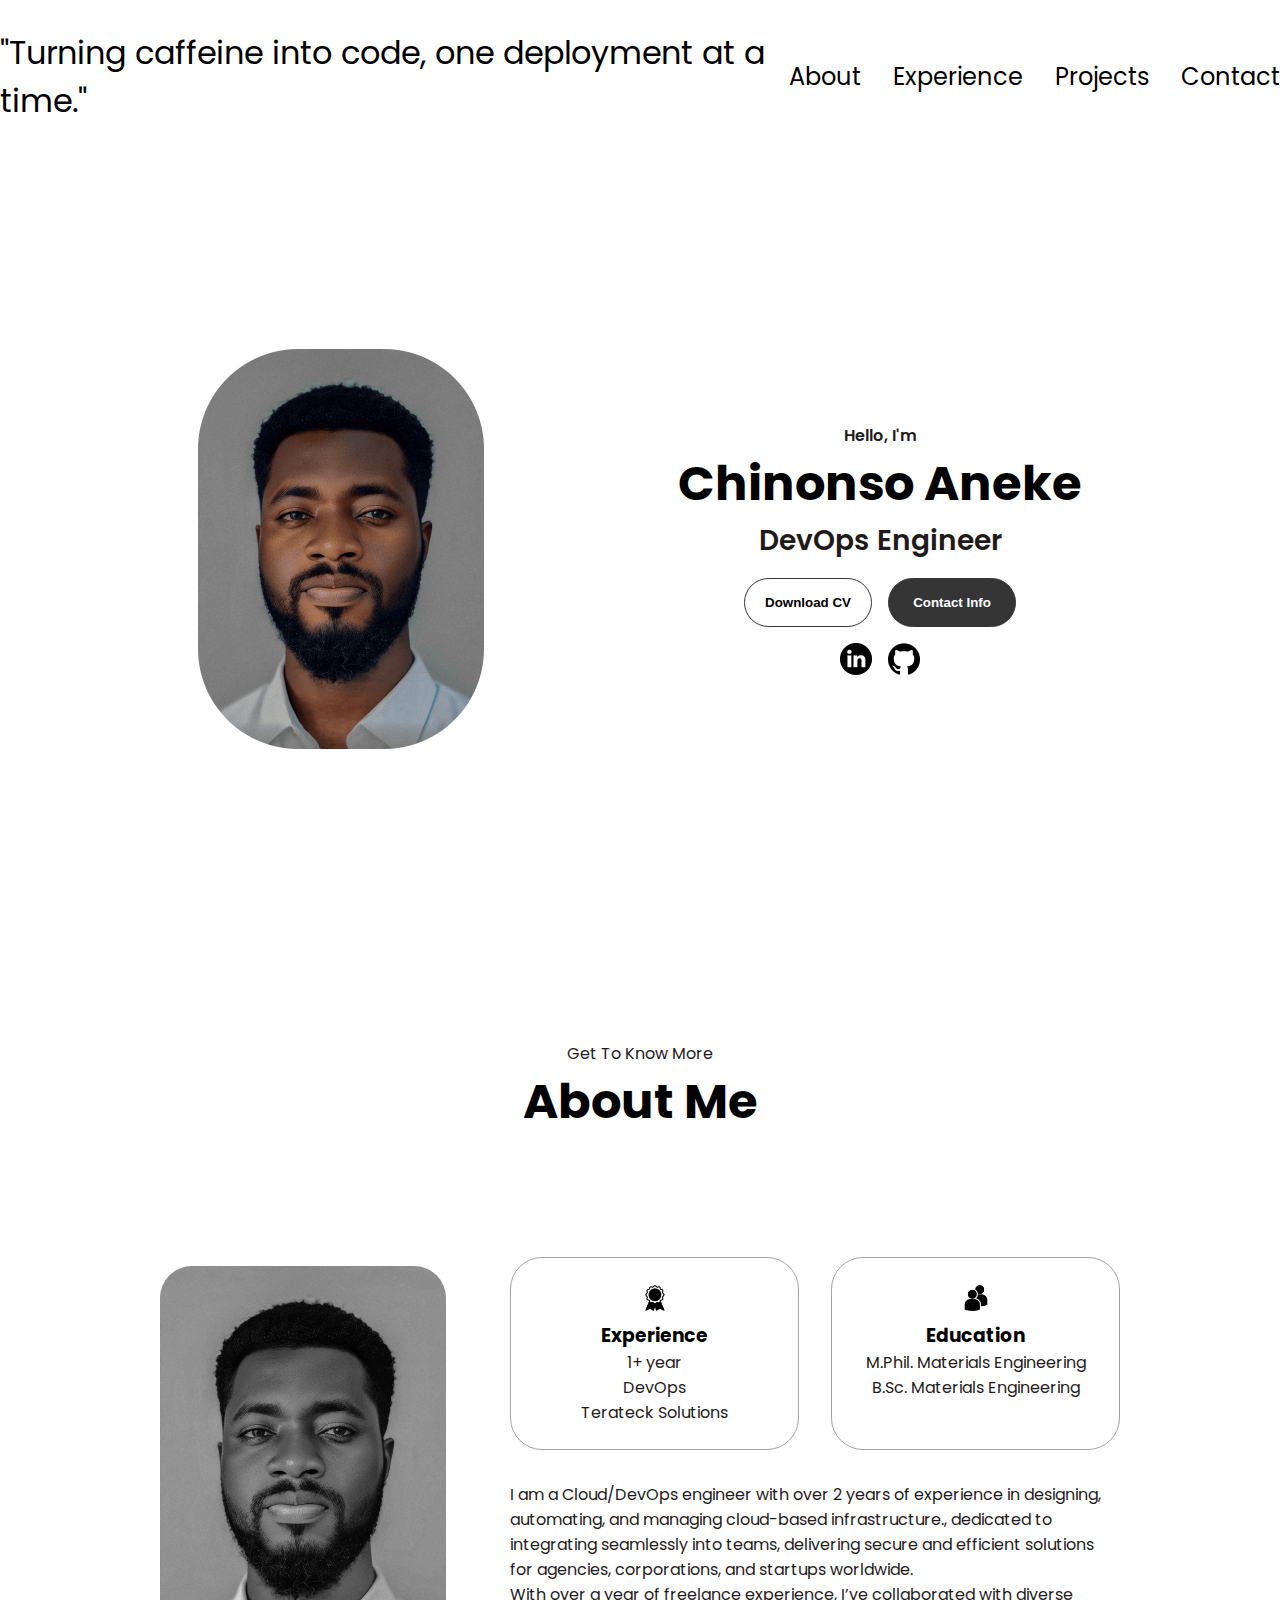
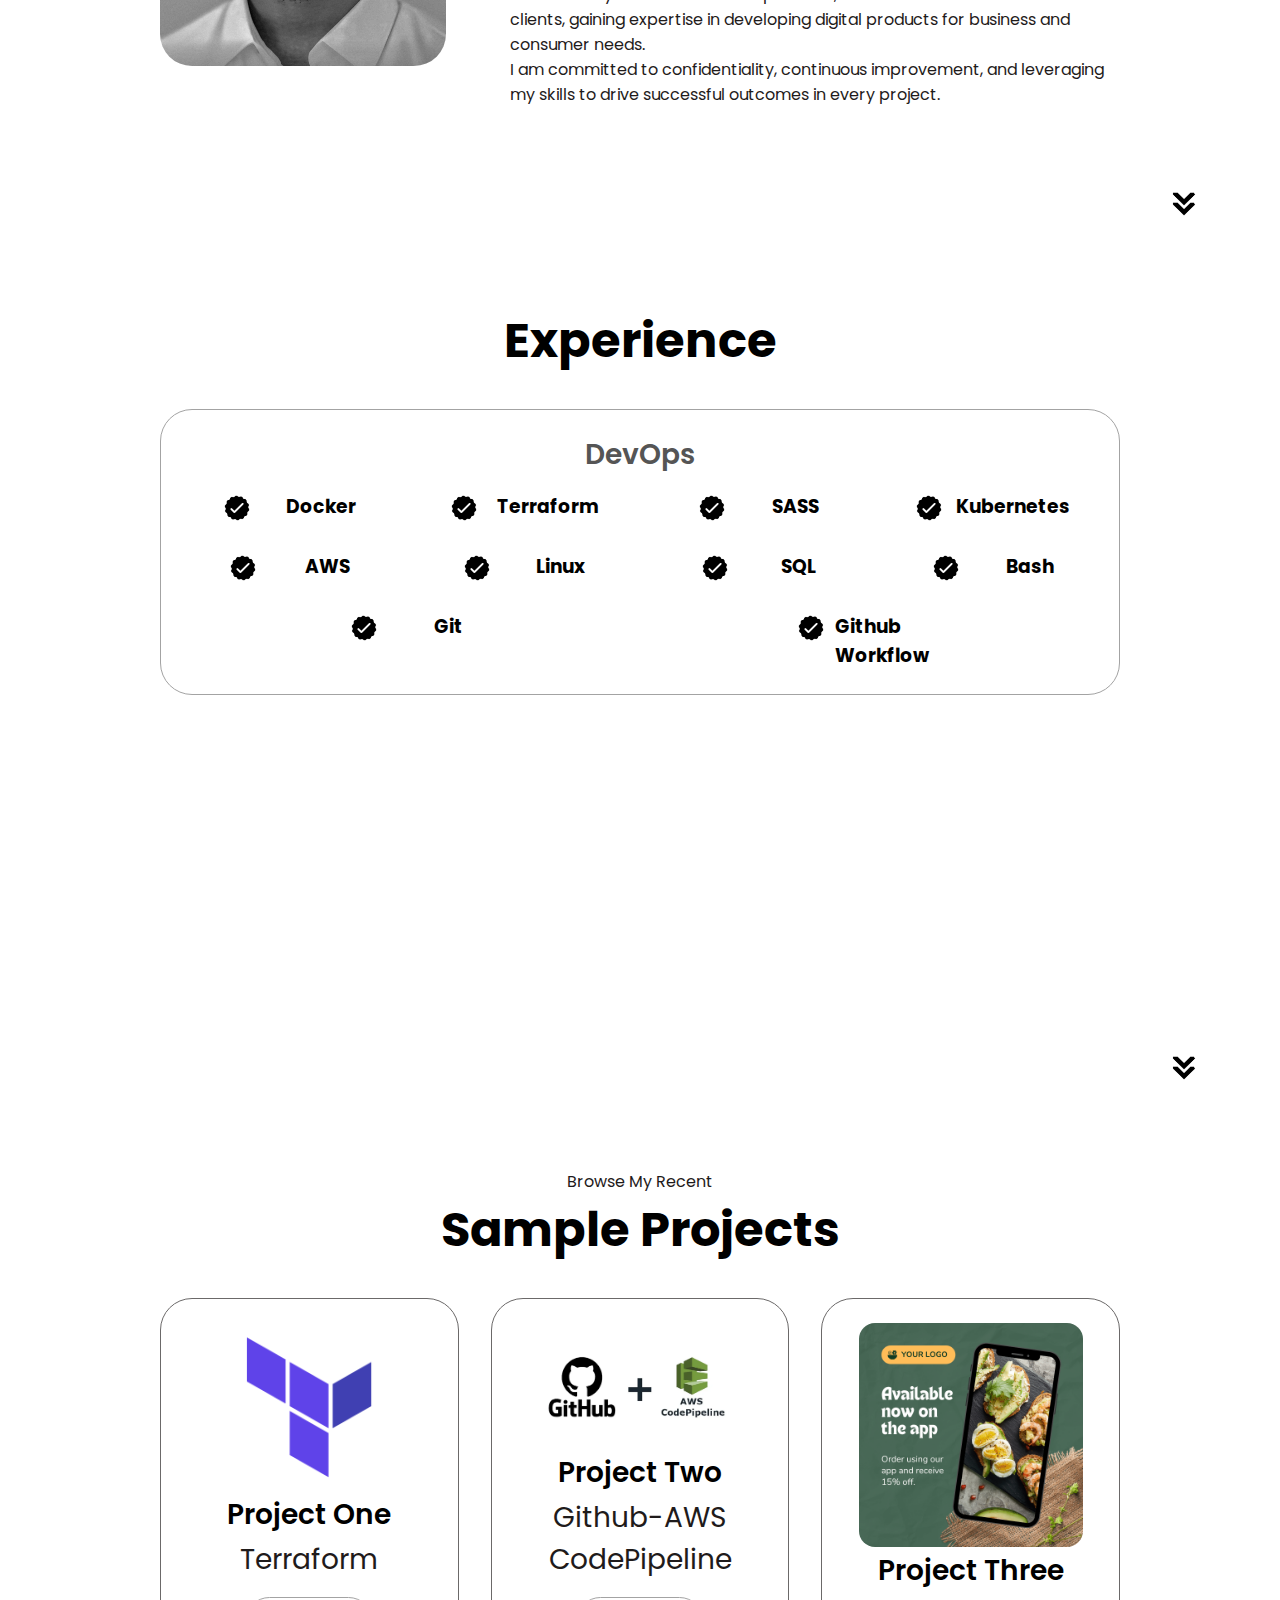
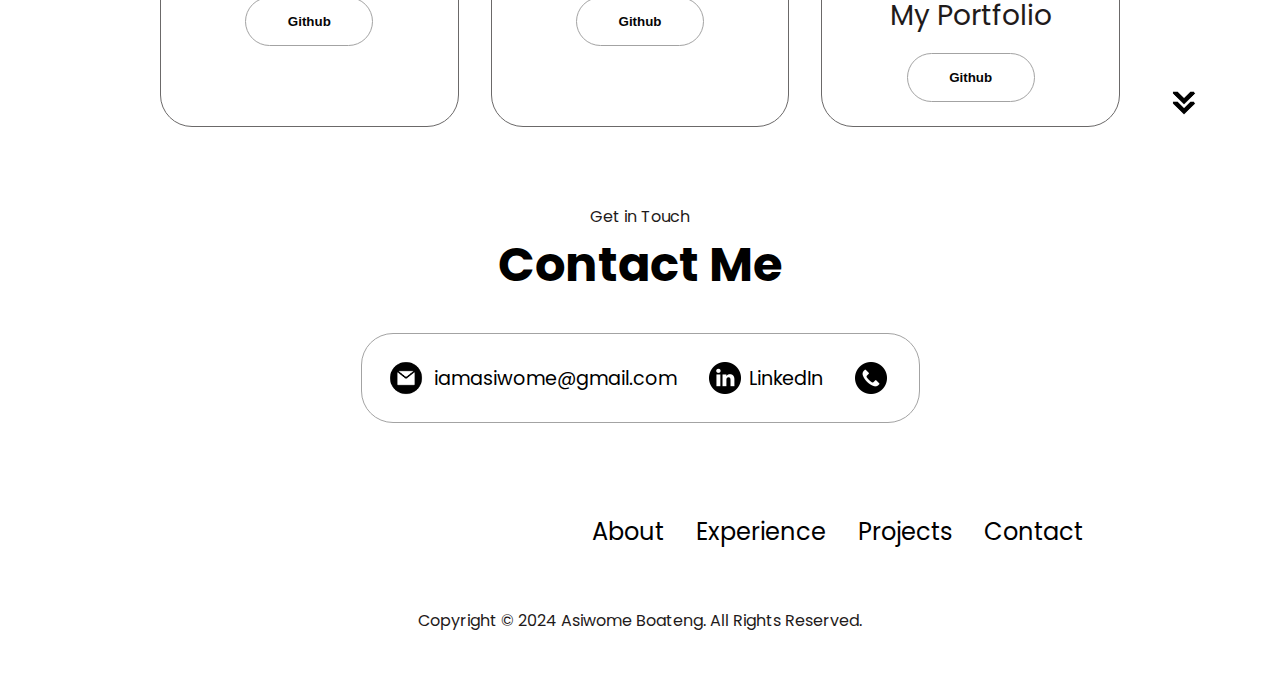
<file: index.html>
<!DOCTYPE html>
<html lang="en">
  <head>
    <meta charset="UTF-8" />
    <meta http-equiv="X-UA-Compatible" content="IE=edge" />
    <meta name="viewport" content="width=device-width, initial-scale=1.0" />
    <title>My Portfolio</title>
    <link rel="stylesheet" href="style.css" />
    <link rel="stylesheet" href="mediaqueries.css" />
  </head>
  <body>
    <nav id="desktop-nav">
      <div class="logo">"Turning caffeine into code, one deployment at a time."</div>
      <div>
        <ul class="nav-links">
          <li><a href="#about">About</a></li>
          <li><a href="#experience">Experience</a></li>
          <li><a href="#projects">Projects</a></li>
          <li><a href="#contact">Contact</a></li>
        </ul>
      </div>
    </nav>
    <nav id="hamburger-nav">
      <div class="logo">"Turning caffeine into code, one deployment at a time."</div>
      <div class="hamburger-menu">
        <div class="hamburger-icon" onclick="toggleMenu()">
          <span></span>
          <span></span>
          <span></span>
        </div>
        <div class="menu-links">
          <li><a href="#about" onclick="toggleMenu()">About</a></li>
          <li><a href="#experience" onclick="toggleMenu()">Experience</a></li>
          <li><a href="#projects" onclick="toggleMenu()">Projects</a></li>
          <li><a href="#contact" onclick="toggleMenu()">Contact</a></li>
        </div>
      </div>
    </nav>
    <section id="profile">
      <div class="section__pic-container">
        <img src="./assets/profile-pic.png" alt="Asiwome Boateng profile picture" />
      </div>
      <div class="section__text">
        <p class="section__text__p1">Hello, I'm</p>
        <h1 class="title">Chinonso Aneke</h1>
        <p class="section__text__p2">DevOps Engineer</p>
        <div class="btn-container">
          <button
            class="btn btn-color-2"
            onclick="window.open('./assets/resume.pdf')"
          >
            Download CV
          </button>
          <button class="btn btn-color-1" onclick="location.href='./#contact'">
            Contact Info
          </button>
        </div>
        <div id="socials-container">
          <img
            src="./assets/linkedin.png"
            alt="My LinkedIn profile"
            class="icon"
            onclick="location.href='https://www.linkedin.com/in/asiwomex/'"
          />
          <img
            src="./assets/github.png"
            alt="My Github profile"
            class="icon"
            onclick="location.href='https://github.com/Chinonsowasky25'"
          />
        </div>
      </div>
    </section>
    <section id="about">
      <p class="section__text__p1">Get To Know More</p>
      <h1 class="title">About Me</h1>
      <div class="section-container">
        <div class="section__pic-container">
          <img
            src="./assets/about-pic.png"
            alt="Profile picture"
            class="about-pic"
          />
        </div>
        <div class="about-details-container">
          <div class="about-containers">
            <div class="details-container">
              <img
                src="./assets/experience.png"
                alt="Experience icon"
                class="icon"
              />
              <h3>Experience</h3>
              <p>1+ year <br />DevOps<br />Terateck Solutions</p>
            </div>
            <div class="details-container">
              <img
                src="./assets/education.png"
                alt="Education icon"
                class="icon"
              />
              <h3>Education</h3>
              <p> M.Phil. Materials Engineering<br /> B.Sc. Materials Engineering</p>
            </div>
          </div>
          <div class="text-container">
           <p>
             I am a Cloud/DevOps engineer with over 2 years of experience in designing, automating, and managing cloud-based
infrastructure., dedicated to integrating seamlessly into teams, delivering secure and efficient solutions for agencies, corporations, and startups worldwide. 
             <br>With over a year of freelance experience, I’ve collaborated with diverse clients, gaining expertise in developing digital products for business and consumer needs. 
             <br>I am committed to confidentiality, continuous improvement, and leveraging my skills to drive successful outcomes in every project.
            </p>
          </div>
        </div>
      </div>
      <img
        src="./assets/arrow.png"
        alt="Arrow icon"
        class="icon arrow"
        onclick="location.href='./#experience'"
      />
    </section>
    <section id="experience">
      <h1 class="title">Experience</h1>
      <div class="experience-details-container">
        <div class="about-containers">
          <div class="details-container">
            <h2 class="experience-sub-title">DevOps</h2>
            <div class="article-container">
              <article>
                <img
                  src="./assets/checkmark.png"
                  alt="Experience icon"
                  class="icon"
                />
                <div>
                  <h3>Docker</h3>
                </div>
              </article>
              <article>
                <img
                  src="./assets/checkmark.png"
                  alt="Experience icon"
                  class="icon"
                />
                <div>
                  <h3>Terraform</h3>
                </div>
              </article>
              <article>
                <img
                  src="./assets/checkmark.png"
                  alt="Experience icon"
                  class="icon"
                />
                <div>
                  <h3>SASS</h3>
                </div>
              </article>
              <article>
                <img
                  src="./assets/checkmark.png"
                  alt="Experience icon"
                  class="icon"
                />
                <div>
                  <h3>Kubernetes</h3>
                </div>
              </article>
              <article>
                <img
                  src="./assets/checkmark.png"
                  alt="Experience icon"
                  class="icon"
                />
                <div>
                  <h3>AWS</h3>
                </div>
              </article>
              <article>
                <img
                  src="./assets/checkmark.png"
                  alt="Experience icon"
                  class="icon"
                />
                <div>
                  <h3>Linux</h3>
                </div>
              </article>
              <article>
                <img
                  src="./assets/checkmark.png"
                  alt="Experience icon"
                  class="icon"
                />
                <div>
                  <h3>SQL</h3>
                </div>
              </article>
              <article>
                <img
                  src="./assets/checkmark.png"
                  alt="Experience icon"
                  class="icon"
                />
                <div>
                  <h3>Bash</h3>
                </div>
              </article>
              <article>
                <img
                  src="./assets/checkmark.png"
                  alt="Experience icon"
                  class="icon"
                />
                <div>
                  <h3>Git</h3>
                </div>
              </article>
              <article>
                <img
                  src="./assets/checkmark.png"
                  alt="Experience icon"
                  class="icon"
                />
                <div>
                  <h3>Github Workflow</h3>
                </div>
              </article>
            </div>
          </div>
        </div>
      </div>
      <img
        src="./assets/arrow.png"
        alt="Arrow icon"
        class="icon arrow"
        onclick="location.href='./#projects'"
      />
    </section>    
    <section id="projects">
      <p class="section__text__p1">Browse My Recent</p>
      <h1 class="title">Sample Projects</h1>
      <div class="experience-details-container">
        <div class="about-containers">
          <div class="details-container color-container">
            <div class="article-container">
              <img
                src="./assets/project-1.png"
                alt="Project 1"
                class="project-img"
              />
            </div>
            <h2 class="experience-sub-title project-title">Project One</h2>
            <p class="section__text__p2">Terraform</p>
            <div class="btn-container">
              <button
                class="btn btn-color-2 project-btn"
                onclick="location.href='https://github.com/Asiwomex/Terraform-project'"
              >
                Github
             
            </div>
          </div>
          <div class="details-container color-container">
            <div class="article-container">
              <img
                src="./assets/project-2.png"
                alt="Project 2"
                class="project-img"
              />
            </div>
            <h2 class="experience-sub-title project-title">Project Two</h2>
            <p class="section__text__p2">Github-AWS CodePipeline</p>
            <div class="btn-container">
              <button
                class="btn btn-color-2 project-btn"
                onclick="location.href='https://github.com/Asiwomex/AWS-CodePipeline'"
              >
                Github
            
            </div>
          </div>
          <div class="details-container color-container">
            <div class="article-container">
              <img
                src="./assets/project-3.png"
                alt="Project 3"
                class="project-img"
              />
            </div>
            <h2 class="experience-sub-title project-title">Project Three</h2>
            <p class="section__text__p2">My Portfolio</p>
            <div class="btn-container">
              <button
                class="btn btn-color-2 project-btn"
                onclick="location.href='https://github.com/Asiwomex/My-Portfolio'"
              >
                Github
              
            </div>
          </div>
        </div>
      </div>
      <img
        src="./assets/arrow.png"
        alt="Arrow icon"
        class="icon arrow"
        onclick="location.href='./#contact'"
      />
    </section>
    <section id="contact">
      <p class="section__text__p1">Get in Touch</p>
      <h1 class="title">Contact Me</h1>
      <div class="contact-info-upper-container">
        <div class="contact-info-container">
          <img
            src="./assets/email.png"
            alt="Email icon"
            class="icon contact-icon email-icon"
          />
          <p><a href="mailto:iamasiwome@gmail.com">iamasiwome@gmail.com</a></p>
        </div>
        <div class="contact-info-container">
          <img
            src="./assets/linkedin.png"
            alt="LinkedIn icon"
            class="icon contact-icon"
          />
          <p><a href="https://www.linkedin.com/in/asiwomex/">LinkedIn</a></p>
        </div>
        <div class="contact-info-container">
          <img
            src="./assets/phone.png"
            alt="Phone icon"
            class="icon contact-icon phone-icon"
          />
          <p>
            <a href="tel:+2348104084683"
          </p>
        </div>        
      </div>
    </section>
    <footer>
      <nav>
        <div class="nav-links-container">
          <ul class="nav-links">
            <li><a href="#about">About</a></li>
            <li><a href="#experience">Experience</a></li>
            <li><a href="#projects">Projects</a></li>
            <li><a href="#contact">Contact</a></li>
          </ul>
        </div>
      </nav>
      <p>Copyright &#169; 2024 Asiwome Boateng. All Rights Reserved.</p>
    </footer>
    <script src="script.js"></script>
  </body>
</html>
</file>
<file: style.css>
/* GENERAL */

@import url("https://fonts.googleapis.com/css2?family=Poppins:wght@300;400;500;600&display=swap");

* {
  margin: 0;
  padding: 0;
}

body {
  font-family: "Poppins", sans-serif;
}

html {
  scroll-behavior: smooth;
}

p {
  color: rgb(31, 27, 27);
}

/* TRANSITION */

a,
.btn {
  transition: all 300ms ease;
}

/* DESKTOP NAV */

nav,
.nav-links {
  display: flex;
}

nav {
  justify-content: space-around;
  align-items: center;
  height: 17vh;
}

.nav-links {
  gap: 2rem;
  list-style: none;
  font-size: 1.5rem;
}

a {
  color: black;
  text-decoration: none;
  text-decoration-color: white;
}

a:hover {
  color: grey;
  text-decoration: underline;
  text-underline-offset: 1rem;
  text-decoration-color: rgb(181, 181, 181);
}

.logo {
  font-size: 2rem;
}

.logo:hover {
  cursor: default;
}

/* HAMBURGER MENU */

#hamburger-nav {
  display: none;
}

.hamburger-menu {
  position: relative;
  display: inline-block;
}

.hamburger-icon {
  display: flex;
  flex-direction: column;
  justify-content: space-between;
  height: 24px;
  width: 30px;
  cursor: pointer;
}


.hamburger-icon span {
  width: 100%;
  height: 2px;
  background-color: rgb(22, 20, 20);
  transition: all 0.5 ease-in-out;
}

.menu-links {
  position: absolute;
  top: 100%;
  right: 0;
  background-color: white;
  width: fit-content;
  max-height: 0;
  overflow: hidden;
  transition: all 0.3 ease-in-out;
}

.menu-links a {
  display: block;
  padding: 10px;
  text-align: center;
  font-size: 1.5rem;
  color: black;
  text-decoration: none;
  transition: all 0.3 ease-in-out;
}

.menu-links li {
  list-style: none;
}

.menu-links.open {
  max-height: 300px;
}

.hamburger-icon.open span:first-child {
  transform: rotate(45deg) translate(10px, 5px);
}

.hamburger-icon.open span:nth-child(2) {
  opacity: 0;
}

.hamburger-icon.open span:last-child {
  transform: rotate(-45deg) translate(10px, -5px);
}

.hamburger-icon span:first-child {
  transform: none;
}

.hamburger-icon span:first-child {
  opacity: 1;
}

.hamburger-icon span:first-child {
  transform: none;
}

/* SECTIONS */

section {
  padding-top: 5vh;
  height: 96vh;
  margin: 0 10rem;
  box-sizing: border-box;
  min-height: fit-content;
}

.section-container {
  display: flex;
}

/* PROFILE SECTION */

#profile {
  display: flex;
  justify-content: center;
  gap: 5rem;
  height: 80vh;
}

.section__pic-container {
  display: flex;
  height: 400px;
  width: 400px;
  margin: auto 0;
}

.section__text {
  align-self: center;
  text-align: center;
}

.section__text p {
  font-weight: 600;
}

.section__text__p1 {
  text-align: center;
}

.section__text__p2 {
  font-size: 1.75rem;
  margin-bottom: 1rem;
}

.title {
  font-size: 3rem;
  text-align: center;
}

#socials-container {
  display: flex;
  justify-content: center;
  margin-top: 1rem;
  gap: 1rem;
}

/* ICONS */

.icon {
  cursor: pointer;
  height: 2rem;
}

/* BUTTONS */

.btn-container {
  display: flex;
  justify-content: center;
  gap: 1rem;
}

.btn {
  font-weight: 600;
  transition: all 300ms ease;
  padding: 1rem;
  width: 8rem;
  border-radius: 2rem;
}

.btn-color-1,
.btn-color-2 {
  border: rgb(53, 53, 53) 0.1rem solid;
}

.btn-color-1:hover,
.btn-color-2:hover {
  cursor: pointer;
}

.btn-color-1,
.btn-color-2:hover {
  background: rgb(53, 53, 53);
  color: white;
}

.btn-color-1:hover {
  background: rgb(0, 0, 0);
}

.btn-color-2 {
  background: none;
}

.btn-color-2:hover {
  border: rgb(255, 255, 255) 0.1rem solid;
}

.btn-container {
  gap: 1rem;
}

/* ABOUT SECTION */

#about {
  position: relative;
}

.about-containers {
  gap: 2rem;
  margin-bottom: 2rem;
  margin-top: 2rem;
}

.about-details-container {
  justify-content: center;
  flex-direction: column;
}

.about-containers,
.about-details-container {
  display: flex;
}

.about-pic {
  border-radius: 2rem;
}

.arrow {
  position: absolute;
  right: -5rem;
  bottom: 2.5rem;
}

.details-container {
  padding: 1.5rem;
  flex: 1;
  background: white;
  border-radius: 2rem;
  border: rgb(53, 53, 53) 0.1rem solid;
  border-color: rgb(163, 163, 163);
  text-align: center;
}

.section-container {
  gap: 4rem;
  height: 80%;
}

.section__pic-container {
  height: 400px;
  width: 400px;
  margin: auto 0;
}

/* EXPERIENCE SECTION */

#experience {
  position: relative;
}

.experience-sub-title {
  color: rgb(85, 85, 85);
  font-weight: 600;
  font-size: 1.75rem;
  margin-bottom: 1rem;
}

.experience-details-container {
  display: flex;
  justify-content: center;
  flex-direction: column;
}

.article-container {
  display: flex;
  text-align: initial;
  flex-wrap: wrap;
  flex-direction: row;
  gap: 1.75rem;
  justify-content: space-around;
}

article {
  display: flex;
  width: 10rem;
  justify-content: space-around;
  gap: 0.5rem;
}

article .icon {
  cursor: default;
}

/* PROJECTS SECTION */

#projects {
  position: relative;
}

.color-container {
  border-color: rgb(107, 105, 105);
  background: rgb(255, 255, 255);
}

.project-img {
  border-radius: 1rem;
  width: 90%;
  height: 90%;
}

.project-title {
  margin: 0.2rem;
  color: black;
}

.project-btn {
  color: rgb(5, 5, 6);
  border-color: rgb(163, 163, 163);
}

/* CONTACT */

#contact {
  display: flex;
  justify-content: center;
  flex-direction: column;
  height: 70vh;
}

.contact-info-upper-container {
  display: flex;
  justify-content: center;
  border-radius: 2rem;
  border: rgb(53, 53, 53) 0.1rem solid;
  border-color: rgb(163, 163, 163);
  background: (250, 250, 250);
  margin: 2rem auto;
  padding: 0.5rem;
}

.contact-info-container {
  display: flex;
  align-items: center;
  justify-content: center;
  gap: 0.5rem;
  margin: 1rem;
}

.contact-info-container p {
  font-size: larger;
}

.contact-icon {
  cursor: default;
}

.email-icon {
  height: 2.5rem;
}

/* FOOTER SECTION */

footer {
  height: 26vh;
  margin: 0 1rem;
}

footer p {
  text-align: center;
}
</file>
<file: mediaqueries.css>
@media screen and (max-width: 1400px) {
  #profile {
    height: 83vh;
    margin-bottom: 6rem;
  }
  .about-containers {
    flex-wrap: wrap;
  }
  #contact,
  #projects {
    height: fit-content;
  }
}

@media screen and (max-width: 1200px) {
  #desktop-nav {
    display: none;
  }
  #hamburger-nav {
    display: flex;
  }
  #experience,
  .experience-details-container {
    margin-top: 2rem;
  }
  #profile,
  .section-container {
    display: block;
  }
  .arrow {
    display: none;
  }
  section,
  .section-container {
    height: fit-content;
  }
  section {
    margin: 0 5%;
  }
  .section__pic-container {
    width: 275px;
    height: 275px;
    margin: 0 auto 2rem;
  }
  .about-containers {
    margin-top: 0;
  }
}

@media screen and (max-width: 600px) {
  #contact,
  footer {
    height: 40vh;
  }
  #profile {
    height: 83vh;
    margin-bottom: 0;
  }
  article {
    font-size: 1rem;
  }
  footer nav {
    height: fit-content;
    margin-bottom: 2rem;
  }
  .about-containers,
  .contact-info-upper-container,
  .btn-container {
    flex-wrap: wrap;
  }
  .contact-info-container {
    margin: 0;
  }
  .contact-info-container p,
  .nav-links li a {
    font-size: 1rem;
  }
  .experience-sub-title {
    font-size: 1.25rem;
  }
  .logo {
    font-size: 1.5rem;
  }
  .nav-links {
    flex-direction: column;
    gap: 0.5rem;
    text-align: center;
  }
  .section__pic-container {
    width: auto;
    height: 46vw;
    justify-content: center;
  }
  .section__text__p2 {
    font-size: 1.25rem;
  }
  .title {
    font-size: 2rem;
  }
  .text-container {
    text-align: justify;
  }
}
</file>
